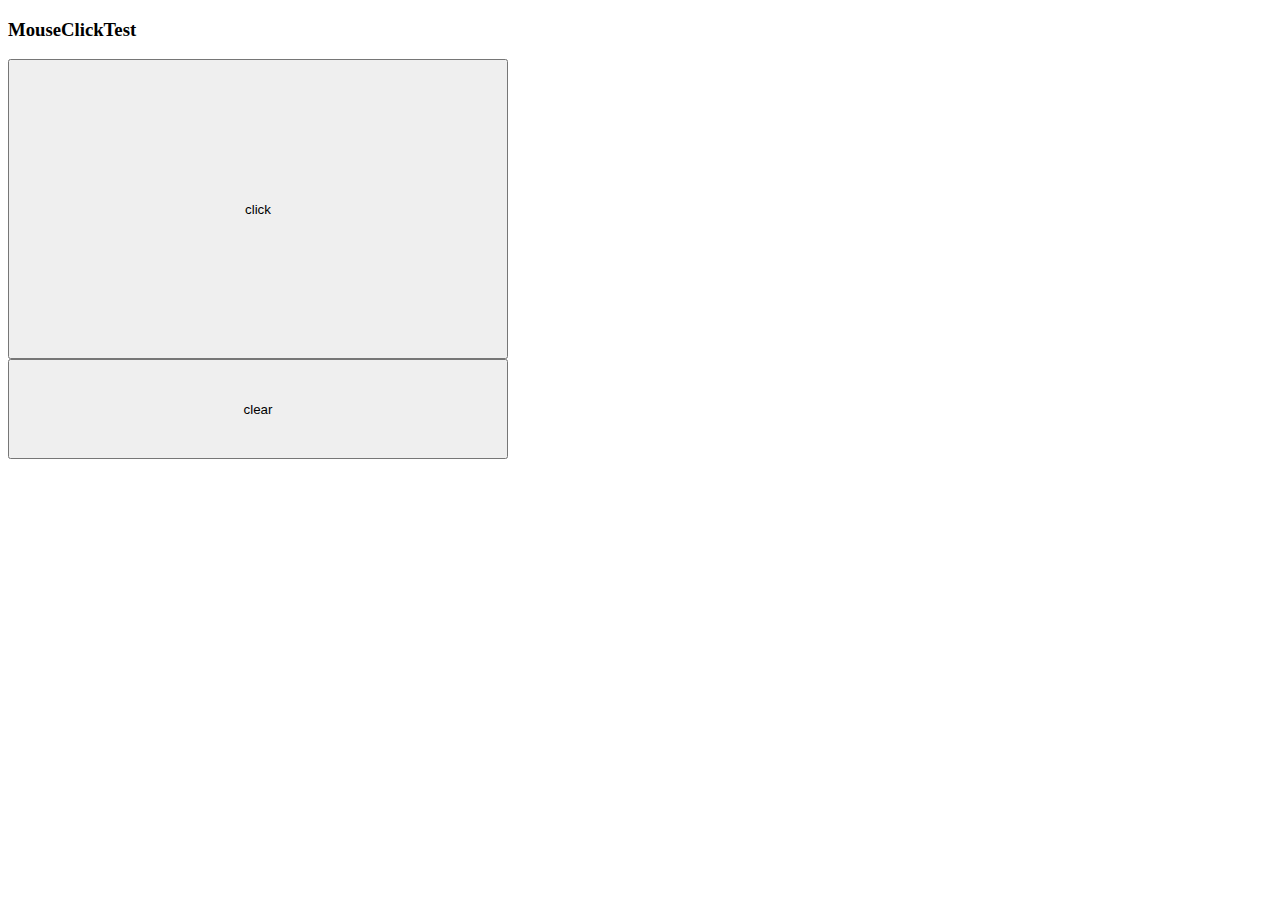
<file: index.html>
<!DOCTYPE html>
<html>
<head>
<meta charset="UTF-8">
<title>Mouse Click Test</title>
</head>
<body>
	<script type="text/javascript">
		var count = 0;

		function a() {
			count = count + 1;
			console.log("click=" + count);
		}

		function b() {
			count = 0;
			console.clear();
		}
	</script>
	<form onsubmit="return false;">
		<h3>MouseClickTest</h3>
		<input type="button" value="click" onclick="a()" style="width: 500px; height: 300px;">
		<br>
		<input type="button" value="clear" onclick="b()" style="width: 500px; height: 100px;">
</body>
</html>
</file>
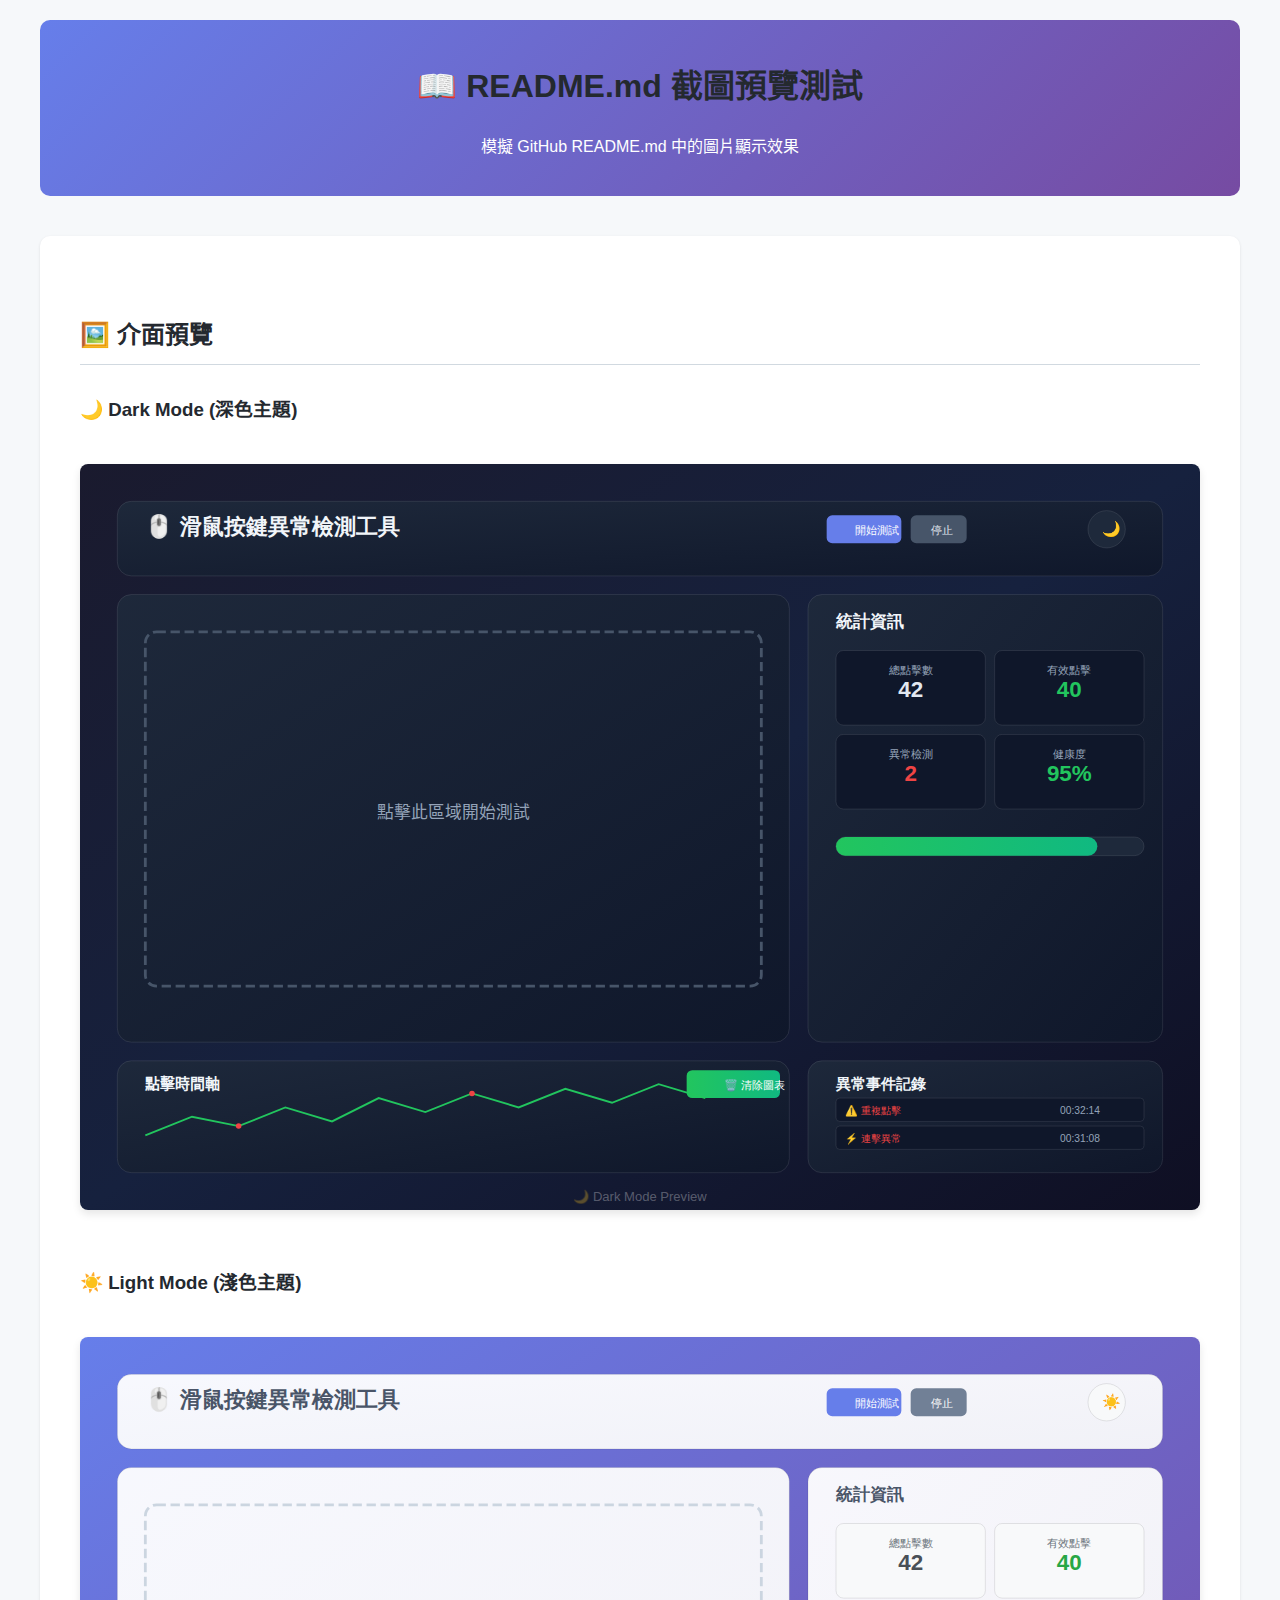
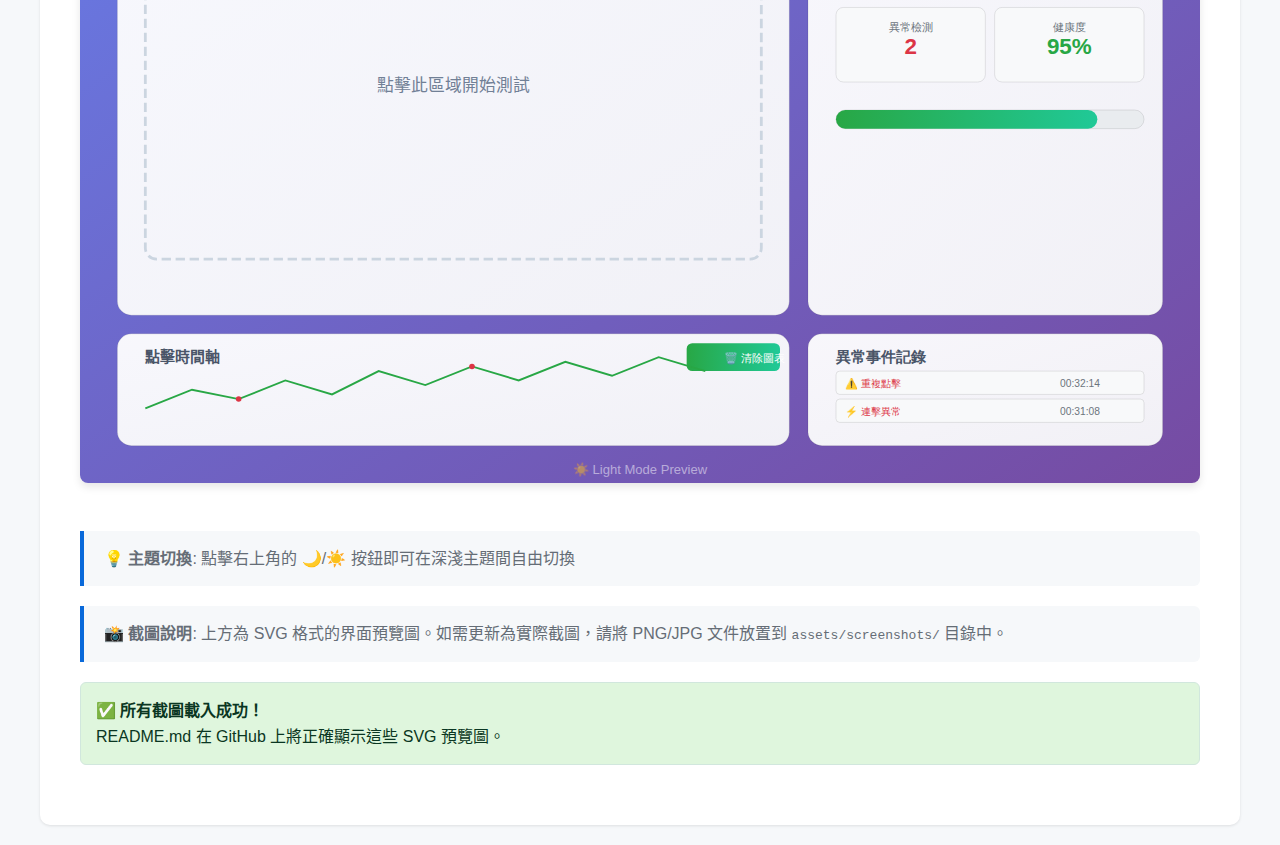
<file: readme-preview.html>
<!DOCTYPE html>
<html lang="zh-TW">
<head>
    <meta charset="UTF-8">
    <meta name="viewport" content="width=device-width, initial-scale=1.0">
    <title>README 預覽測試</title>
    <style>
        body {
            font-family: -apple-system, BlinkMacSystemFont, 'Segoe UI', Helvetica, Arial, sans-serif;
            line-height: 1.6;
            max-width: 1200px;
            margin: 0 auto;
            padding: 20px;
            background: #f6f8fa;
        }
        
        .markdown-content {
            background: white;
            padding: 40px;
            border-radius: 10px;
            box-shadow: 0 1px 3px rgba(0,0,0,0.1);
        }
        
        h1, h2, h3 {
            color: #24292f;
        }
        
        h2 {
            padding-bottom: 10px;
            border-bottom: 1px solid #d1d9e0;
            margin-top: 40px;
        }
        
        h3 {
            margin-top: 30px;
        }
        
        img {
            max-width: 100%;
            height: auto;
            border-radius: 8px;
            box-shadow: 0 4px 8px rgba(0,0,0,0.1);
            margin: 20px 0;
        }
        
        blockquote {
            background: #f6f8fa;
            border-left: 4px solid #0969da;
            padding: 15px 20px;
            margin: 20px 0;
            border-radius: 0 6px 6px 0;
        }
        
        blockquote p {
            margin: 0;
            color: #656d76;
        }
        
        .header {
            text-align: center;
            margin-bottom: 40px;
            padding: 20px;
            background: linear-gradient(135deg, #667eea, #764ba2);
            color: white;
            border-radius: 10px;
        }
        
        .test-status {
            background: #dff6dd;
            border: 1px solid #d1e7dd;
            color: #0a3622;
            padding: 15px;
            border-radius: 6px;
            margin: 20px 0;
        }
        
        .error-status {
            background: #f8d7da;
            border: 1px solid #f1aeb5;
            color: #721c24;
            padding: 15px;
            border-radius: 6px;
            margin: 20px 0;
        }
    </style>
</head>
<body>
    <div class="header">
        <h1>📖 README.md 截圖預覽測試</h1>
        <p>模擬 GitHub README.md 中的圖片顯示效果</p>
    </div>
    
    <div class="markdown-content">
        <h2>🖼️ 介面預覽</h2>

        <h3>🌙 Dark Mode (深色主題)</h3>
        <img src="assets/screenshots/dark-mode-preview.svg" alt="滑鼠檢測工具 - Dark Mode" id="darkImg">

        <h3>☀️ Light Mode (淺色主題)</h3>
        <img src="assets/screenshots/light-mode-preview.svg" alt="滑鼠檢測工具 - Light Mode" id="lightImg">

        <blockquote>
            <p>💡 <strong>主題切換</strong>: 點擊右上角的 🌙/☀️ 按鈕即可在深淺主題間自由切換</p>
        </blockquote>

        <blockquote>
            <p>📸 <strong>截圖說明</strong>: 上方為 SVG 格式的界面預覽圖。如需更新為實際截圖，請將 PNG/JPG 文件放置到 <code>assets/screenshots/</code> 目錄中。</p>
        </blockquote>
        
        <div id="status"></div>
    </div>

    <script>
        // 檢查圖片載入狀態
        function checkImageStatus() {
            const darkImg = document.getElementById('darkImg');
            const lightImg = document.getElementById('lightImg');
            const statusDiv = document.getElementById('status');
            
            let successCount = 0;
            let totalImages = 2;
            
            function updateStatus() {
                if (successCount === totalImages) {
                    statusDiv.innerHTML = `
                        <div class="test-status">
                            ✅ <strong>所有截圖載入成功！</strong><br>
                            README.md 在 GitHub 上將正確顯示這些 SVG 預覽圖。
                        </div>
                    `;
                } else {
                    statusDiv.innerHTML = `
                        <div class="error-status">
                            ❌ <strong>截圖載入失敗</strong><br>
                            已載入: ${successCount}/${totalImages} 個圖片<br>
                            請檢查 SVG 文件是否存在且格式正確。
                        </div>
                    `;
                }
            }
            
            darkImg.onload = () => {
                successCount++;
                updateStatus();
            };
            
            lightImg.onload = () => {
                successCount++;
                updateStatus();
            };
            
            darkImg.onerror = () => updateStatus();
            lightImg.onerror = () => updateStatus();
            
            // 如果圖片已經載入完成
            if (darkImg.complete) {
                if (darkImg.naturalWidth > 0) successCount++;
            }
            if (lightImg.complete) {
                if (lightImg.naturalWidth > 0) successCount++;
            }
            
            updateStatus();
        }
        
        // 頁面載入完成後檢查
        window.addEventListener('load', checkImageStatus);
    </script>
</body>
</html>
</file>
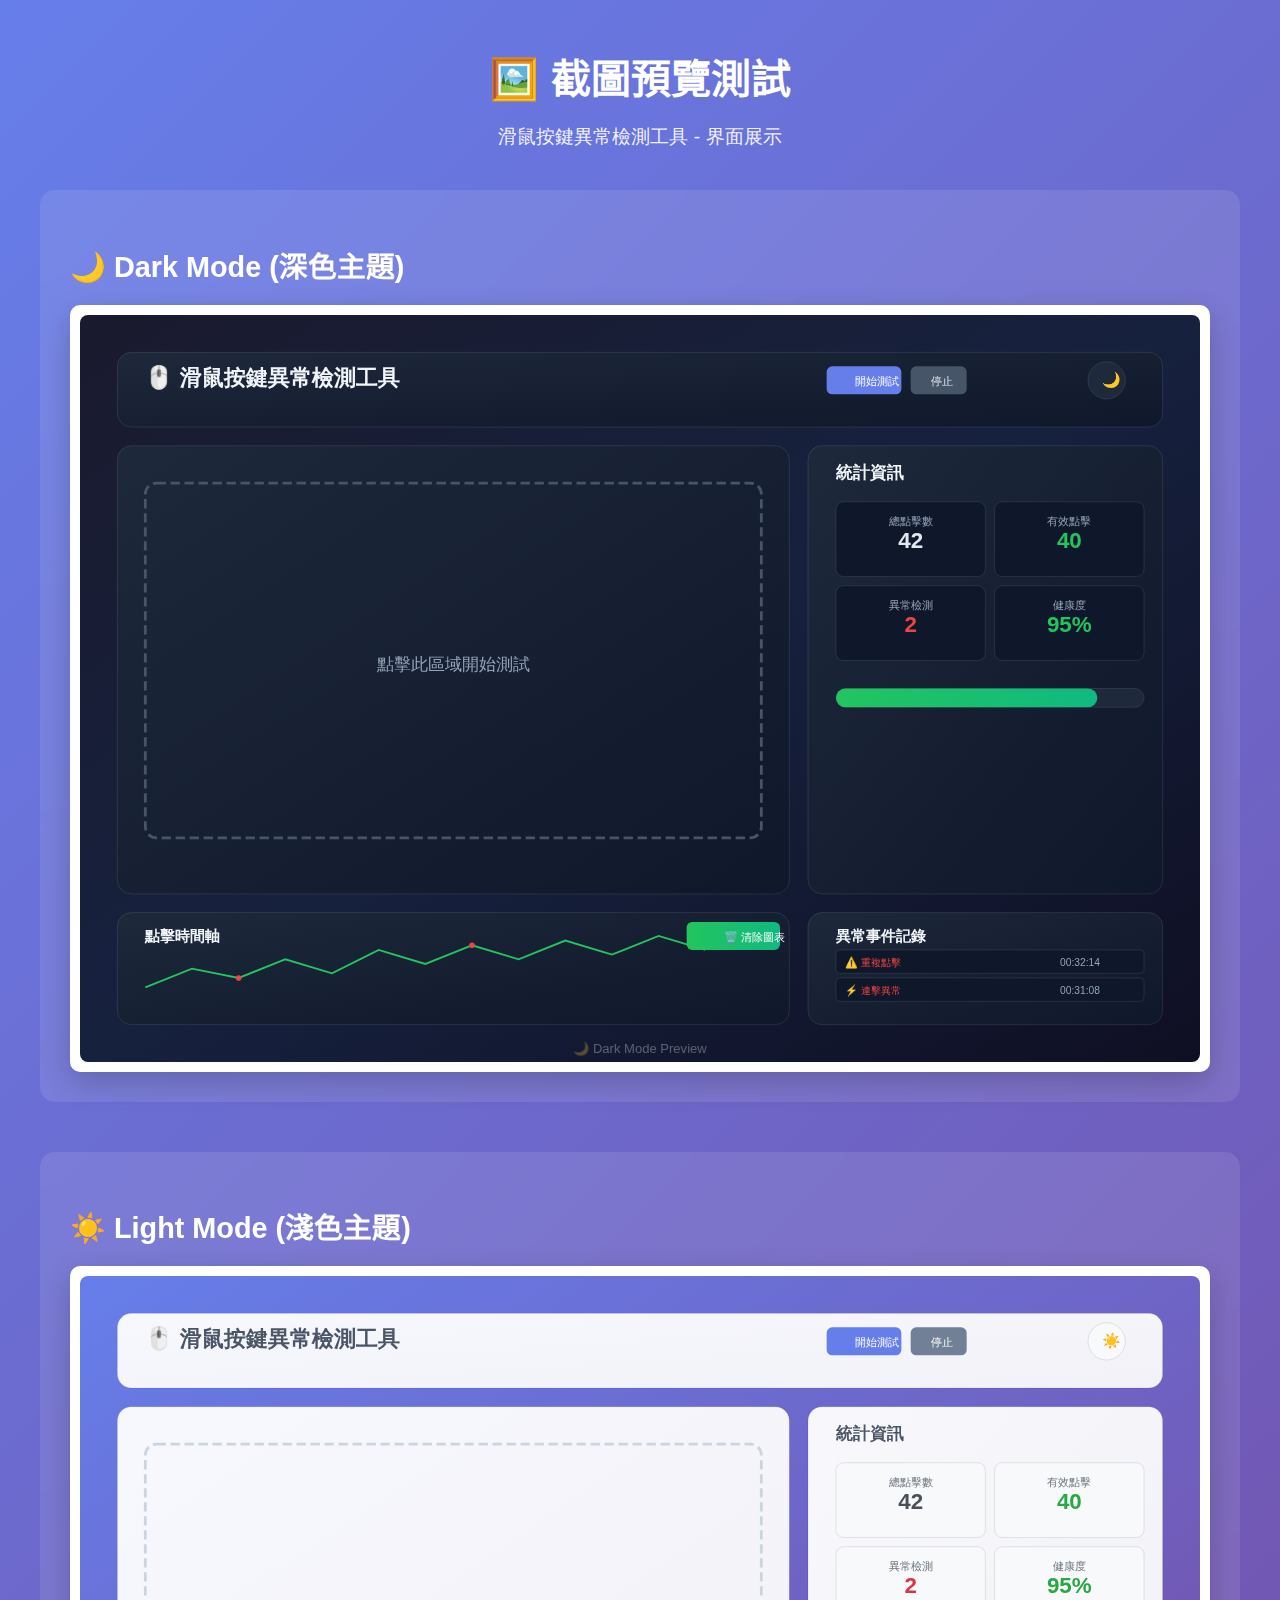
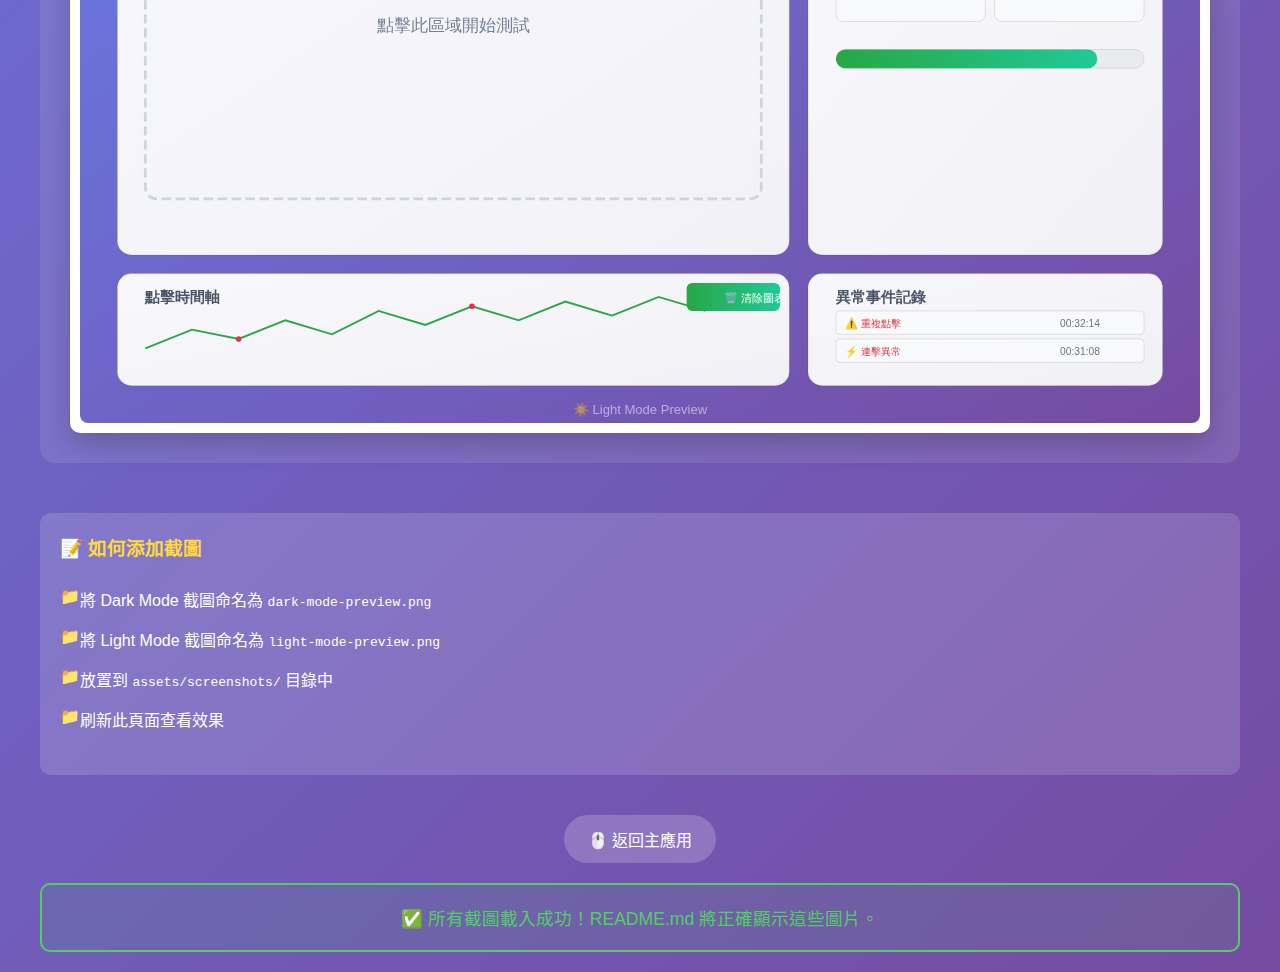
<file: screenshot-test.html>
<!DOCTYPE html>
<html lang="zh-TW">
<head>
    <meta charset="UTF-8">
    <meta name="viewport" content="width=device-width, initial-scale=1.0">
    <title>滑鼠檢測工具 - 截圖預覽</title>
    <style>
        body {
            font-family: 'Segoe UI', Tahoma, Geneva, Verdana, sans-serif;
            background: linear-gradient(135deg, #667eea 0%, #764ba2 100%);
            margin: 0;
            padding: 20px;
            color: white;
        }
        
        .container {
            max-width: 1200px;
            margin: 0 auto;
        }
        
        .header {
            text-align: center;
            margin-bottom: 40px;
        }
        
        .header h1 {
            font-size: 2.5em;
            margin-bottom: 10px;
        }
        
        .header p {
            font-size: 1.2em;
            opacity: 0.9;
        }
        
        .screenshot-section {
            margin-bottom: 50px;
            background: rgba(255, 255, 255, 0.1);
            backdrop-filter: blur(10px);
            border-radius: 15px;
            padding: 30px;
        }
        
        .screenshot-section h2 {
            font-size: 1.8em;
            margin-bottom: 20px;
            display: flex;
            align-items: center;
            gap: 10px;
        }
        
        .screenshot-container {
            background: white;
            border-radius: 10px;
            padding: 10px;
            box-shadow: 0 10px 30px rgba(0, 0, 0, 0.2);
        }
        
        .screenshot-container img {
            width: 100%;
            height: auto;
            border-radius: 8px;
            display: block;
        }
        
        .error-message {
            text-align: center;
            color: #ff6b6b;
            font-size: 1.1em;
            padding: 40px;
            background: rgba(255, 107, 107, 0.1);
            border-radius: 10px;
            border: 2px dashed #ff6b6b;
        }
        
        .success-message {
            text-align: center;
            color: #51cf66;
            font-size: 1.1em;
            padding: 20px;
            background: rgba(81, 207, 102, 0.1);
            border-radius: 10px;
            border: 2px solid #51cf66;
            margin-top: 20px;
        }
        
        .instructions {
            background: rgba(255, 255, 255, 0.15);
            border-radius: 10px;
            padding: 20px;
            margin: 30px 0;
        }
        
        .instructions h3 {
            margin-top: 0;
            color: #ffd93d;
        }
        
        .instructions ul {
            list-style: none;
            padding: 0;
        }
        
        .instructions li {
            padding: 8px 0;
            padding-left: 20px;
            position: relative;
        }
        
        .instructions li:before {
            content: "📁";
            position: absolute;
            left: 0;
        }
        
        .back-link {
            text-align: center;
            margin-top: 40px;
        }
        
        .back-link a {
            display: inline-block;
            background: rgba(255, 255, 255, 0.2);
            color: white;
            text-decoration: none;
            padding: 12px 24px;
            border-radius: 25px;
            transition: all 0.3s ease;
        }
        
        .back-link a:hover {
            background: rgba(255, 255, 255, 0.3);
            transform: translateY(-2px);
        }
    </style>
</head>
<body>
    <div class="container">
        <div class="header">
            <h1>🖼️ 截圖預覽測試</h1>
            <p>滑鼠按鍵異常檢測工具 - 界面展示</p>
        </div>

        <div class="screenshot-section">
            <h2>🌙 Dark Mode (深色主題)</h2>
            <div class="screenshot-container">
                <img src="assets/screenshots/dark-mode-preview.svg" 
                     alt="Dark Mode 預覽" 
                     onerror="this.parentElement.innerHTML='<div class=&quot;error-message&quot;>❌ Dark Mode 截圖未找到<br>SVG 文件可能有問題</div>'">
            </div>
        </div>

        <div class="screenshot-section">
            <h2>☀️ Light Mode (淺色主題)</h2>
            <div class="screenshot-container">
                <img src="assets/screenshots/light-mode-preview.svg" 
                     alt="Light Mode 預覽"
                     onerror="this.parentElement.innerHTML='<div class=&quot;error-message&quot;>❌ Light Mode 截圖未找到<br>SVG 文件可能有問題</div>'">
            </div>
        </div>

        <div class="instructions">
            <h3>📝 如何添加截圖</h3>
            <ul>
                <li>將 Dark Mode 截圖命名為 <code>dark-mode-preview.png</code></li>
                <li>將 Light Mode 截圖命名為 <code>light-mode-preview.png</code></li>
                <li>放置到 <code>assets/screenshots/</code> 目錄中</li>
                <li>刷新此頁面查看效果</li>
            </ul>
        </div>

        <div class="back-link">
            <a href="index.html">🖱️ 返回主應用</a>
        </div>
    </div>

    <script>
        // 檢查截圖是否成功載入
        window.addEventListener('load', function() {
            const images = document.querySelectorAll('img');
            let loadedCount = 0;
            
            images.forEach(img => {
                if (img.complete && img.naturalHeight !== 0) {
                    loadedCount++;
                }
            });
            
            if (loadedCount === images.length) {
                const successDiv = document.createElement('div');
                successDiv.className = 'success-message';
                successDiv.innerHTML = '✅ 所有截圖載入成功！README.md 將正確顯示這些圖片。';
                document.querySelector('.container').appendChild(successDiv);
            }
        });
    </script>
</body>
</html>
</file>
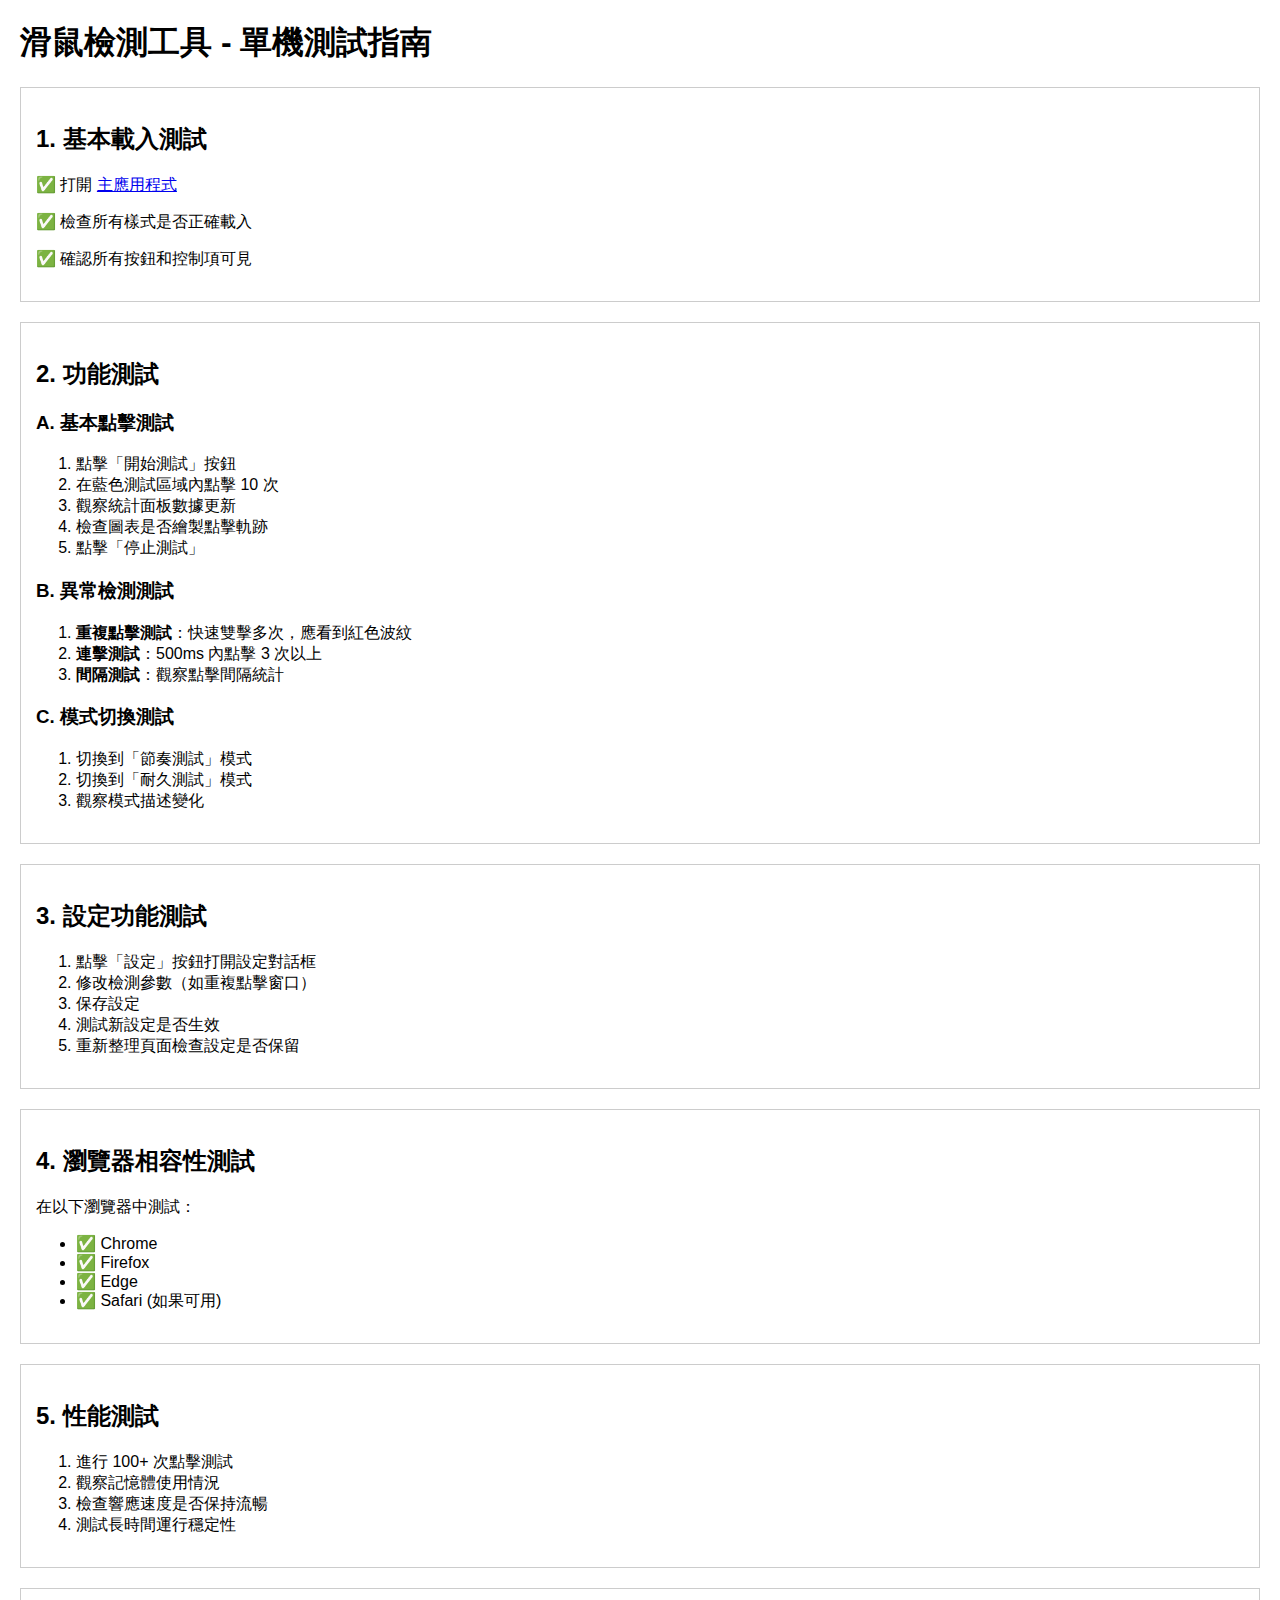
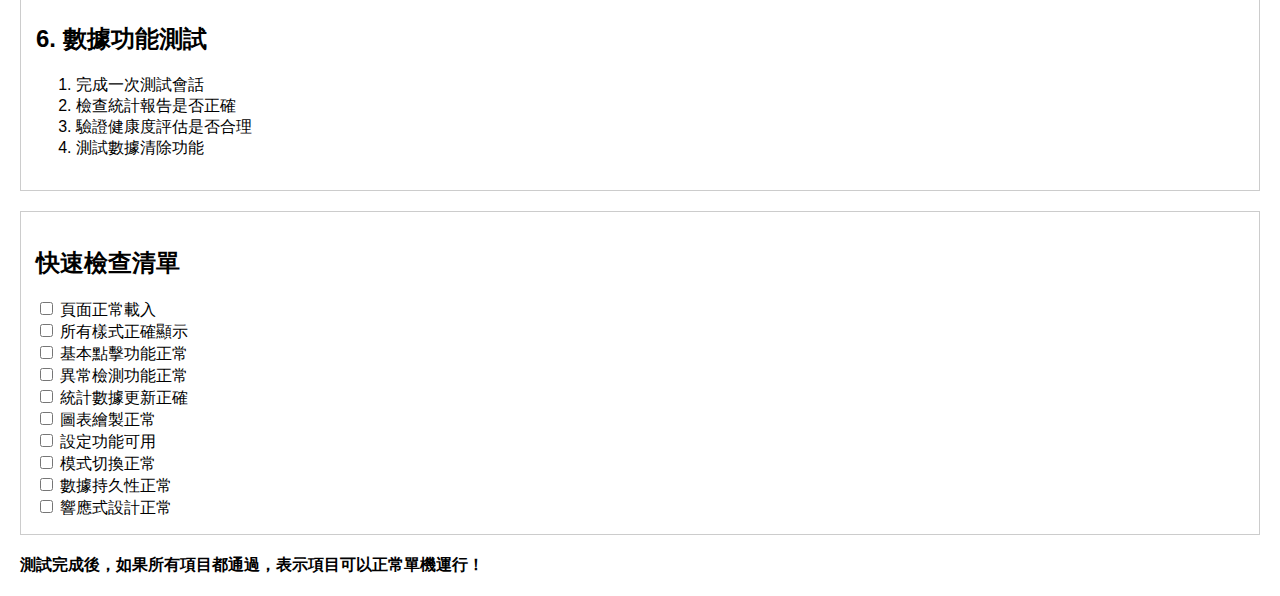
<file: test.html>
<!DOCTYPE html>
<html>
<head>
    <title>滑鼠檢測工具 - 測試頁面</title>
    <style>
        body { font-family: Arial, sans-serif; margin: 20px; }
        .test-section { margin: 20px 0; padding: 15px; border: 1px solid #ccc; }
        .pass { color: green; font-weight: bold; }
        .fail { color: red; font-weight: bold; }
        button { padding: 10px 20px; margin: 5px; }
    </style>
</head>
<body>
    <h1>滑鼠檢測工具 - 單機測試指南</h1>
    
    <div class="test-section">
        <h2>1. 基本載入測試</h2>
        <p>✅ 打開 <a href="index.html" target="_blank">主應用程式</a></p>
        <p>✅ 檢查所有樣式是否正確載入</p>
        <p>✅ 確認所有按鈕和控制項可見</p>
    </div>
    
    <div class="test-section">
        <h2>2. 功能測試</h2>
        <h3>A. 基本點擊測試</h3>
        <ol>
            <li>點擊「開始測試」按鈕</li>
            <li>在藍色測試區域內點擊 10 次</li>
            <li>觀察統計面板數據更新</li>
            <li>檢查圖表是否繪製點擊軌跡</li>
            <li>點擊「停止測試」</li>
        </ol>
        
        <h3>B. 異常檢測測試</h3>
        <ol>
            <li><strong>重複點擊測試</strong>：快速雙擊多次，應看到紅色波紋</li>
            <li><strong>連擊測試</strong>：500ms 內點擊 3 次以上</li>
            <li><strong>間隔測試</strong>：觀察點擊間隔統計</li>
        </ol>
        
        <h3>C. 模式切換測試</h3>
        <ol>
            <li>切換到「節奏測試」模式</li>
            <li>切換到「耐久測試」模式</li>
            <li>觀察模式描述變化</li>
        </ol>
    </div>
    
    <div class="test-section">
        <h2>3. 設定功能測試</h2>
        <ol>
            <li>點擊「設定」按鈕打開設定對話框</li>
            <li>修改檢測參數（如重複點擊窗口）</li>
            <li>保存設定</li>
            <li>測試新設定是否生效</li>
            <li>重新整理頁面檢查設定是否保留</li>
        </ol>
    </div>
    
    <div class="test-section">
        <h2>4. 瀏覽器相容性測試</h2>
        <p>在以下瀏覽器中測試：</p>
        <ul>
            <li>✅ Chrome</li>
            <li>✅ Firefox</li>
            <li>✅ Edge</li>
            <li>✅ Safari (如果可用)</li>
        </ul>
    </div>
    
    <div class="test-section">
        <h2>5. 性能測試</h2>
        <ol>
            <li>進行 100+ 次點擊測試</li>
            <li>觀察記憶體使用情況</li>
            <li>檢查響應速度是否保持流暢</li>
            <li>測試長時間運行穩定性</li>
        </ol>
    </div>
    
    <div class="test-section">
        <h2>6. 數據功能測試</h2>
        <ol>
            <li>完成一次測試會話</li>
            <li>檢查統計報告是否正確</li>
            <li>驗證健康度評估是否合理</li>
            <li>測試數據清除功能</li>
        </ol>
    </div>
    
    <div class="test-section">
        <h2>快速檢查清單</h2>
        <input type="checkbox"> 頁面正常載入<br>
        <input type="checkbox"> 所有樣式正確顯示<br>
        <input type="checkbox"> 基本點擊功能正常<br>
        <input type="checkbox"> 異常檢測功能正常<br>
        <input type="checkbox"> 統計數據更新正確<br>
        <input type="checkbox"> 圖表繪製正常<br>
        <input type="checkbox"> 設定功能可用<br>
        <input type="checkbox"> 模式切換正常<br>
        <input type="checkbox"> 數據持久性正常<br>
        <input type="checkbox"> 響應式設計正常<br>
    </div>
    
    <p><strong>測試完成後，如果所有項目都通過，表示項目可以正常單機運行！</strong></p>
</body>
</html>
</file>
